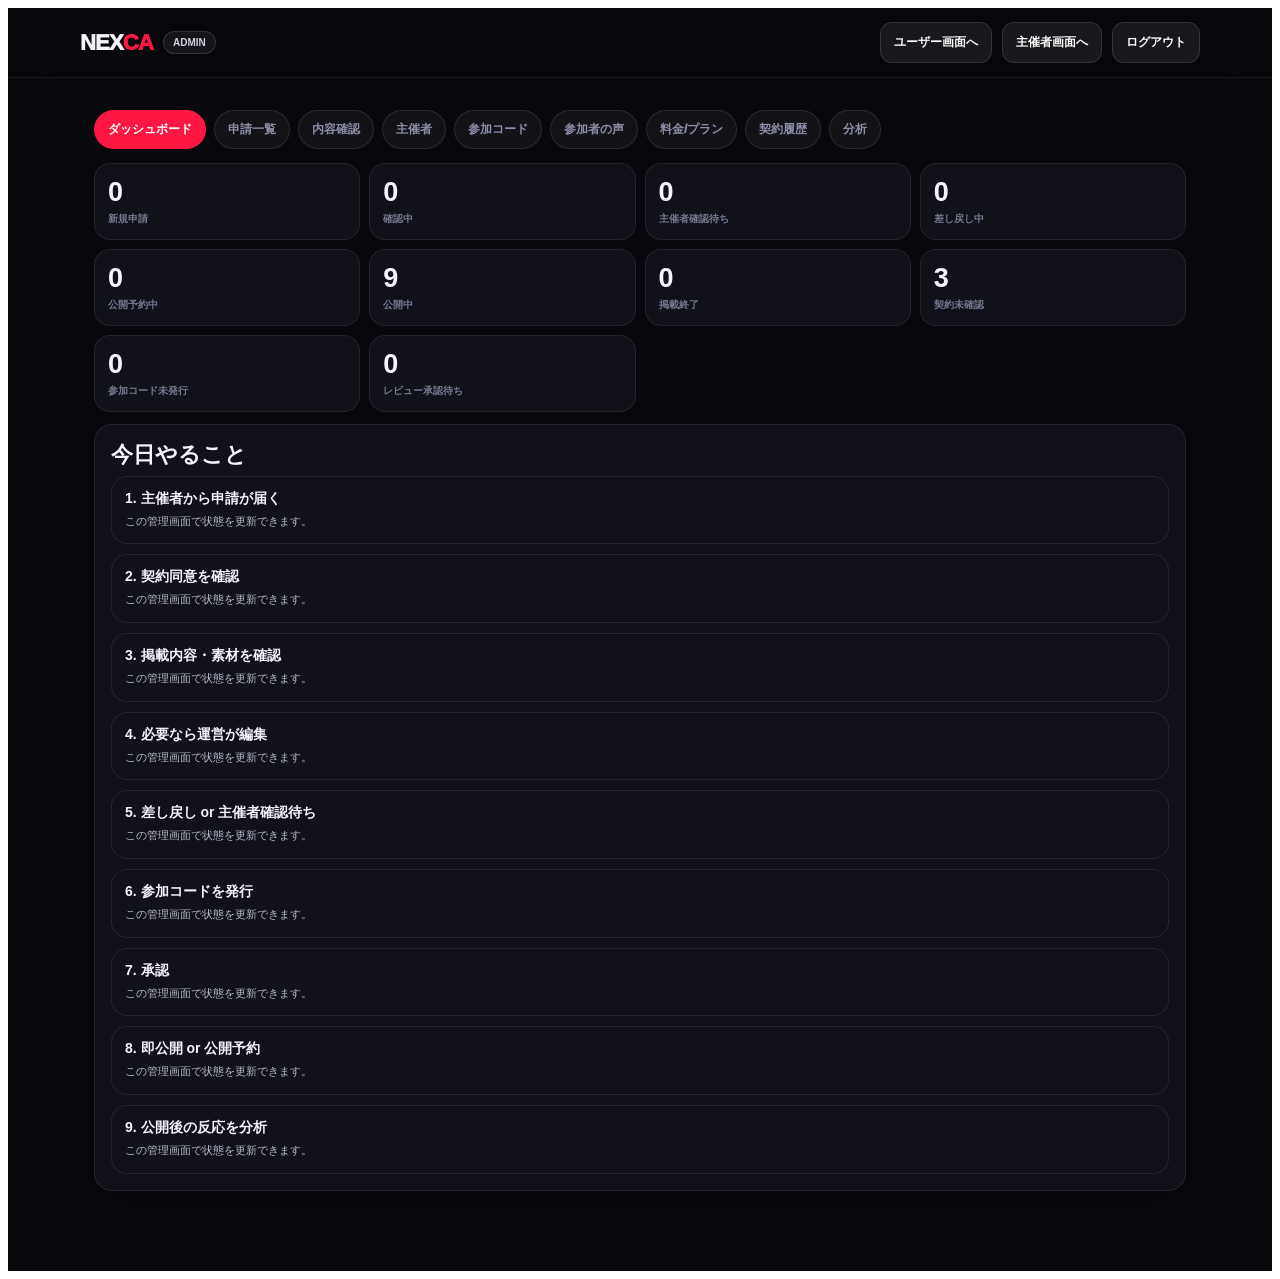
<file: admin.html>
<!DOCTYPE html>
<html lang="ja">
<head>
<meta charset="UTF-8">
<meta name="viewport" content="width=device-width, initial-scale=1.0, viewport-fit=cover">
<meta name="theme-color" content="#fff4df">
<title>Nexca 運営管理画面</title>
<link rel="stylesheet" href="nexca-portal.css?v=1">
</head>
<body>
<noscript>Nexca運営管理画面を利用するにはJavaScriptを有効にしてください。</noscript>
<div class="nxp-loading">Nexca 運営管理画面を読み込み中...</div>
<script src="nexca-ops-data.js?v=1"></script>
<script src="admin-phase1.js?v=2"></script>
</body>
</html>
</file>
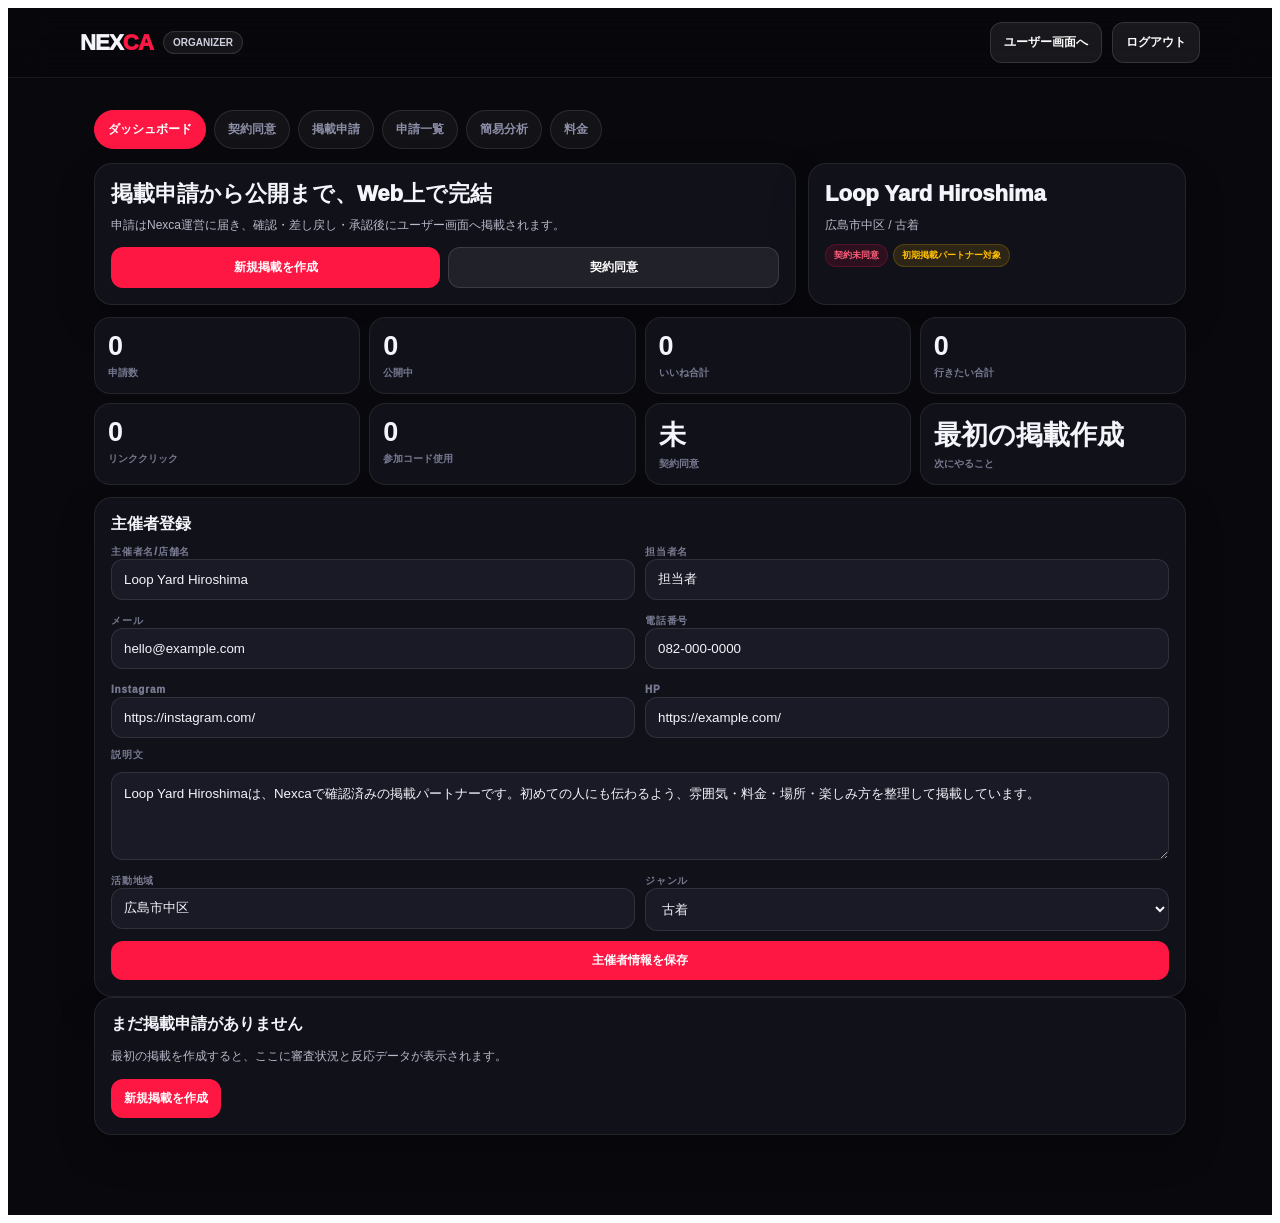
<file: organizer.html>
<!DOCTYPE html>
<html lang="ja">
<head>
<meta charset="UTF-8">
<meta name="viewport" content="width=device-width, initial-scale=1.0, viewport-fit=cover">
<meta name="theme-color" content="#fff4df">
<title>Nexca 主催者画面</title>
<link rel="stylesheet" href="nexca-portal.css?v=1">
</head>
<body>
<noscript>Nexca主催者画面を利用するにはJavaScriptを有効にしてください。</noscript>
<div class="nxp-loading">Nexca 主催者画面を読み込み中...</div>
<script src="nexca-ops-data.js?v=1"></script>
<script src="organizer-phase1.js?v=2"></script>
</body>
</html>
</file>
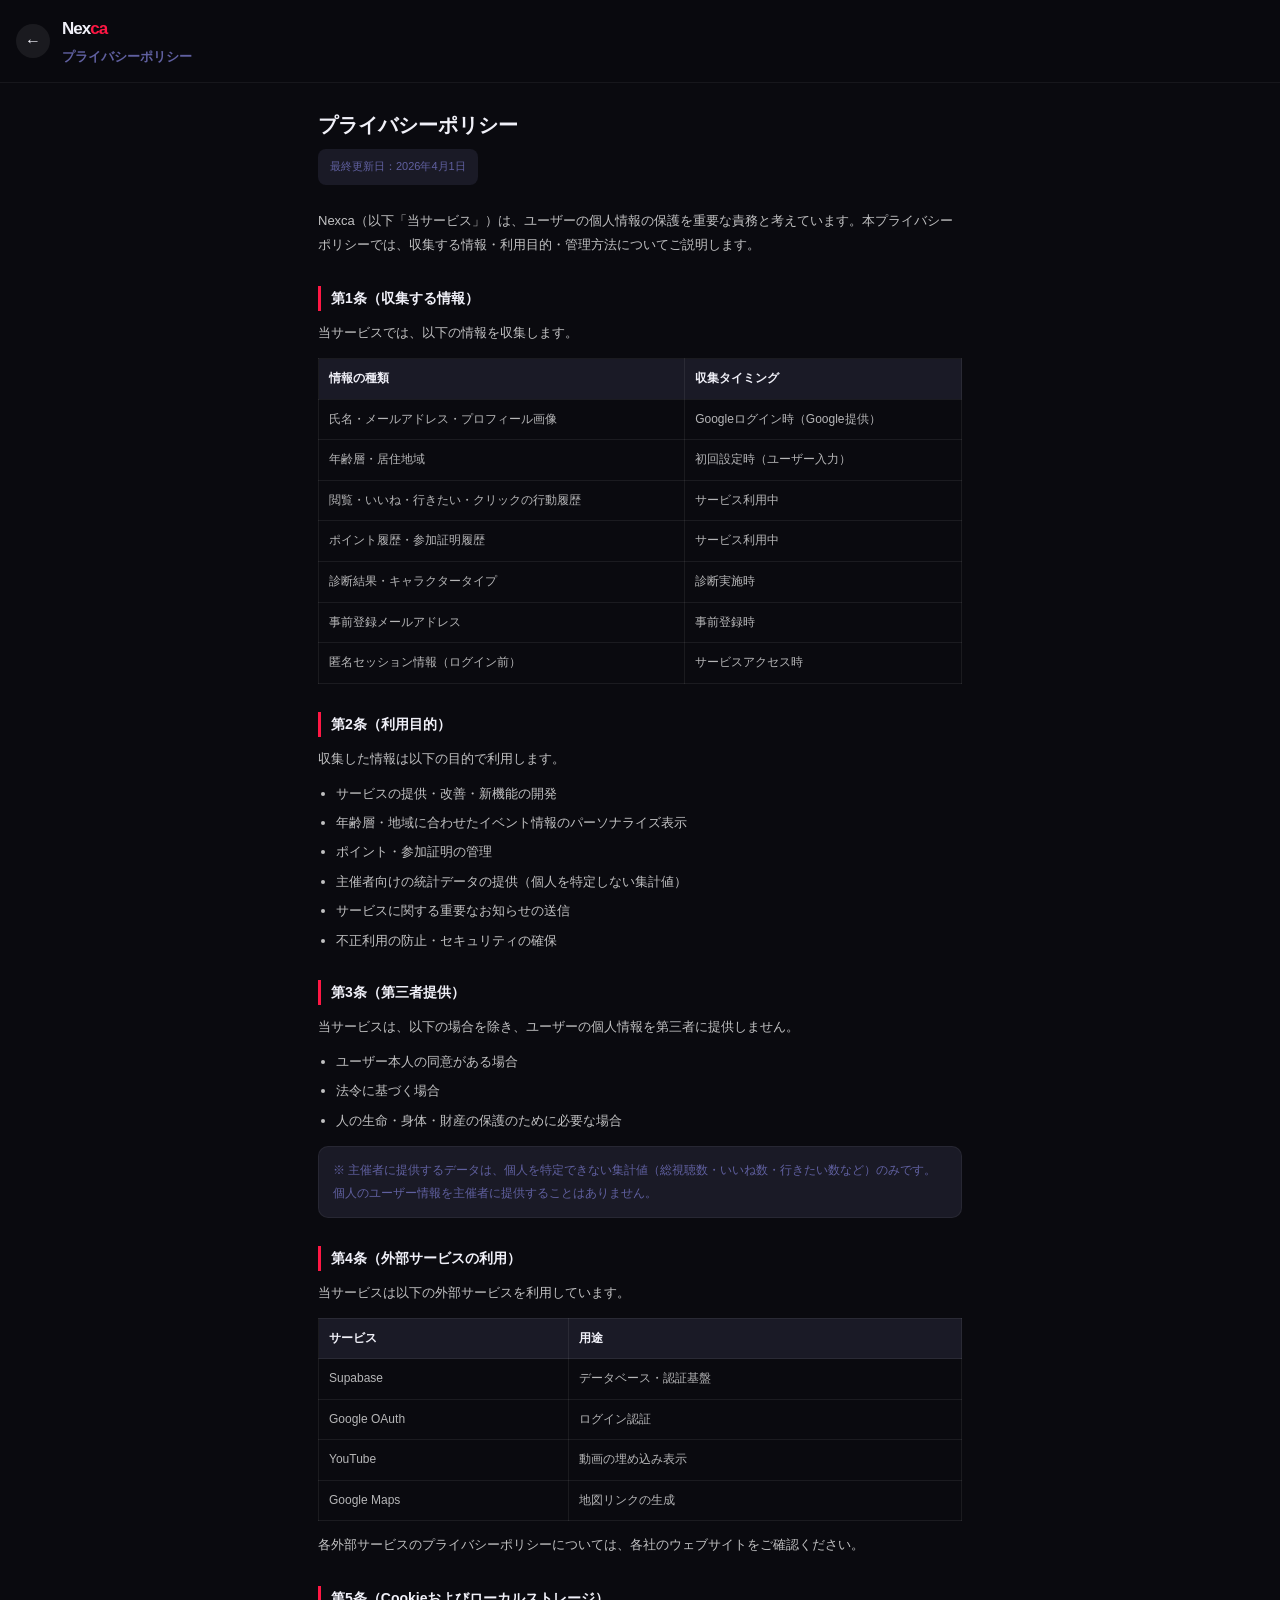
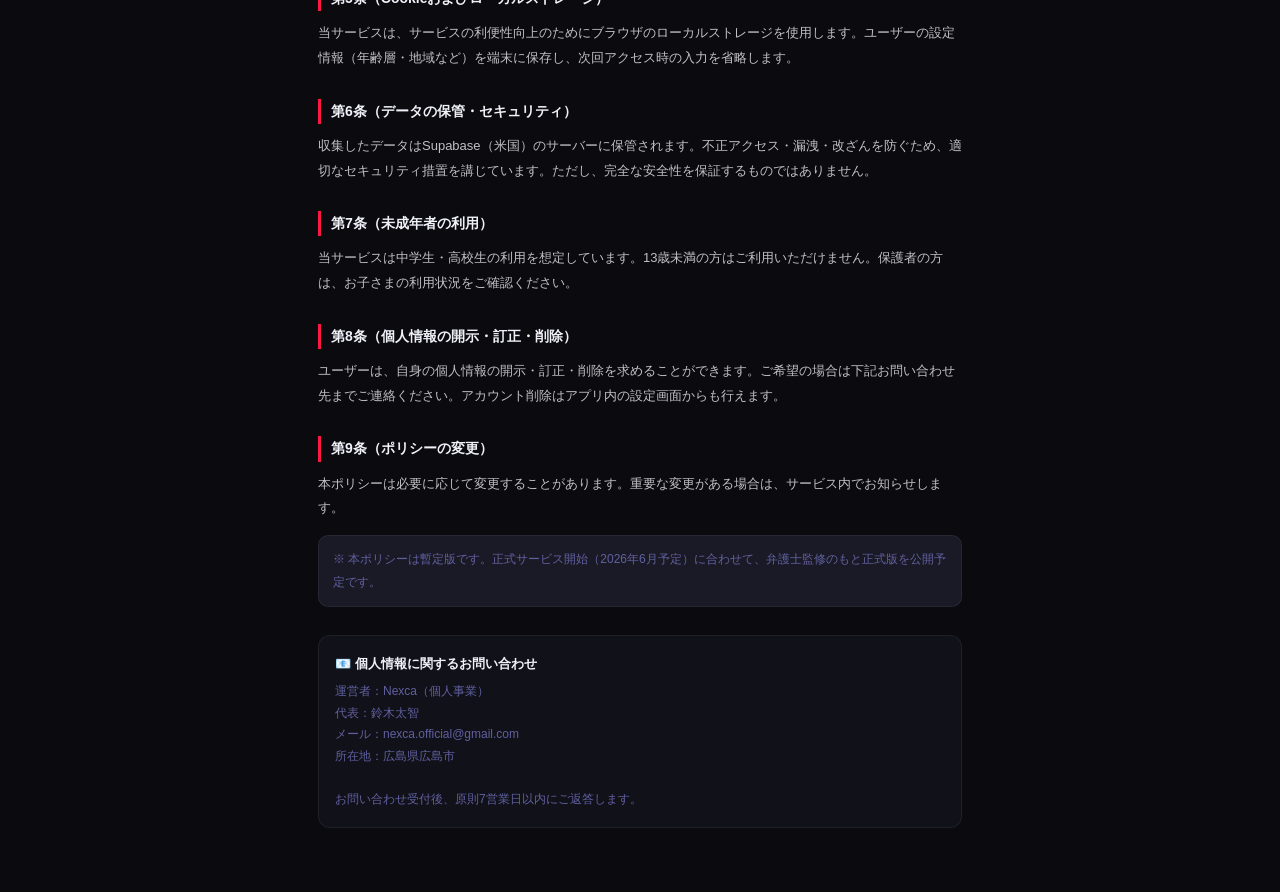
<file: privacy.html>
<!DOCTYPE html>
<html lang="ja">
<head>
<meta charset="UTF-8">
<meta name="viewport" content="width=device-width, initial-scale=1.0">
<meta name="theme-color" content="#0a0a0f">
<title>プライバシーポリシー | Nexca</title>
<style>
:root{--bg:#0a0a0f;--s1:#111119;--s2:#1a1a26;--red:#FF1744;--txt:#f0f0f8;--dim:#6060a0;}
*{margin:0;padding:0;box-sizing:border-box;}
body{background:var(--bg);color:var(--txt);font-family:'Hiragino Sans','Noto Sans JP',sans-serif;line-height:1.8;padding-bottom:40px;}
.hd{position:sticky;top:0;background:rgba(10,10,15,0.97);backdrop-filter:blur(20px);border-bottom:1px solid rgba(255,255,255,0.06);padding:14px 16px;display:flex;align-items:center;gap:12px;z-index:100;}
.hd-back{width:34px;height:34px;background:rgba(255,255,255,0.07);border-radius:50%;display:flex;align-items:center;justify-content:center;cursor:pointer;text-decoration:none;color:var(--txt);font-size:16px;flex-shrink:0;}
.hd-logo{font-weight:700;font-size:17px;letter-spacing:-1px;}
.hd-logo span{color:var(--red);}
.hd-t{font-size:13px;font-weight:700;color:var(--dim);}
.wrap{max-width:680px;margin:0 auto;padding:24px 18px;}
.last-updated{font-size:11px;color:var(--dim);margin-bottom:24px;padding:8px 12px;background:var(--s2);border-radius:8px;display:inline-block;}
h1{font-size:20px;font-weight:900;margin-bottom:6px;}
h2{font-size:14px;font-weight:900;margin:28px 0 10px;padding-left:10px;border-left:3px solid var(--red);color:var(--txt);}
p{font-size:13px;color:rgba(255,255,255,0.75);margin-bottom:10px;line-height:1.9;}
ul{padding-left:18px;margin-bottom:10px;}
li{font-size:13px;color:rgba(255,255,255,0.75);margin-bottom:6px;line-height:1.8;}
table{width:100%;border-collapse:collapse;margin:12px 0;font-size:12px;}
th{background:var(--s2);padding:9px 10px;text-align:left;font-weight:700;border:1px solid rgba(255,255,255,0.07);}
td{padding:9px 10px;border:1px solid rgba(255,255,255,0.07);color:rgba(255,255,255,0.7);vertical-align:top;}
.note{background:var(--s2);border:1.5px solid rgba(255,255,255,0.06);border-radius:10px;padding:12px 14px;margin:14px 0;}
.note p{margin:0;font-size:12px;color:var(--dim);}
.contact{margin-top:28px;background:var(--s1);border:1.5px solid rgba(255,255,255,0.06);border-radius:12px;padding:16px;}
.contact-t{font-size:13px;font-weight:700;margin-bottom:6px;}
.contact-s{font-size:12px;color:var(--dim);line-height:1.8;}
</style>
</head>
<body>
<div class="hd">
  <a href="index.html" class="hd-back">←</a>
  <div>
    <div class="hd-logo">Nex<span>ca</span></div>
    <div class="hd-t">プライバシーポリシー</div>
  </div>
</div>
<div class="wrap">
  <h1>プライバシーポリシー</h1>
  <div class="last-updated">最終更新日：2026年4月1日</div>

  <p>Nexca（以下「当サービス」）は、ユーザーの個人情報の保護を重要な責務と考えています。本プライバシーポリシーでは、収集する情報・利用目的・管理方法についてご説明します。</p>

  <h2>第1条（収集する情報）</h2>
  <p>当サービスでは、以下の情報を収集します。</p>
  <table>
    <tr><th>情報の種類</th><th>収集タイミング</th></tr>
    <tr><td>氏名・メールアドレス・プロフィール画像</td><td>Googleログイン時（Google提供）</td></tr>
    <tr><td>年齢層・居住地域</td><td>初回設定時（ユーザー入力）</td></tr>
    <tr><td>閲覧・いいね・行きたい・クリックの行動履歴</td><td>サービス利用中</td></tr>
    <tr><td>ポイント履歴・参加証明履歴</td><td>サービス利用中</td></tr>
    <tr><td>診断結果・キャラクタータイプ</td><td>診断実施時</td></tr>
    <tr><td>事前登録メールアドレス</td><td>事前登録時</td></tr>
    <tr><td>匿名セッション情報（ログイン前）</td><td>サービスアクセス時</td></tr>
  </table>

  <h2>第2条（利用目的）</h2>
  <p>収集した情報は以下の目的で利用します。</p>
  <ul>
    <li>サービスの提供・改善・新機能の開発</li>
    <li>年齢層・地域に合わせたイベント情報のパーソナライズ表示</li>
    <li>ポイント・参加証明の管理</li>
    <li>主催者向けの統計データの提供（個人を特定しない集計値）</li>
    <li>サービスに関する重要なお知らせの送信</li>
    <li>不正利用の防止・セキュリティの確保</li>
  </ul>

  <h2>第3条（第三者提供）</h2>
  <p>当サービスは、以下の場合を除き、ユーザーの個人情報を第三者に提供しません。</p>
  <ul>
    <li>ユーザー本人の同意がある場合</li>
    <li>法令に基づく場合</li>
    <li>人の生命・身体・財産の保護のために必要な場合</li>
  </ul>
  <div class="note">
    <p>※ 主催者に提供するデータは、個人を特定できない集計値（総視聴数・いいね数・行きたい数など）のみです。個人のユーザー情報を主催者に提供することはありません。</p>
  </div>

  <h2>第4条（外部サービスの利用）</h2>
  <p>当サービスは以下の外部サービスを利用しています。</p>
  <table>
    <tr><th>サービス</th><th>用途</th></tr>
    <tr><td>Supabase</td><td>データベース・認証基盤</td></tr>
    <tr><td>Google OAuth</td><td>ログイン認証</td></tr>
    <tr><td>YouTube</td><td>動画の埋め込み表示</td></tr>
    <tr><td>Google Maps</td><td>地図リンクの生成</td></tr>
  </table>
  <p>各外部サービスのプライバシーポリシーについては、各社のウェブサイトをご確認ください。</p>

  <h2>第5条（Cookieおよびローカルストレージ）</h2>
  <p>当サービスは、サービスの利便性向上のためにブラウザのローカルストレージを使用します。ユーザーの設定情報（年齢層・地域など）を端末に保存し、次回アクセス時の入力を省略します。</p>

  <h2>第6条（データの保管・セキュリティ）</h2>
  <p>収集したデータはSupabase（米国）のサーバーに保管されます。不正アクセス・漏洩・改ざんを防ぐため、適切なセキュリティ措置を講じています。ただし、完全な安全性を保証するものではありません。</p>

  <h2>第7条（未成年者の利用）</h2>
  <p>当サービスは中学生・高校生の利用を想定しています。13歳未満の方はご利用いただけません。保護者の方は、お子さまの利用状況をご確認ください。</p>

  <h2>第8条（個人情報の開示・訂正・削除）</h2>
  <p>ユーザーは、自身の個人情報の開示・訂正・削除を求めることができます。ご希望の場合は下記お問い合わせ先までご連絡ください。アカウント削除はアプリ内の設定画面からも行えます。</p>

  <h2>第9条（ポリシーの変更）</h2>
  <p>本ポリシーは必要に応じて変更することがあります。重要な変更がある場合は、サービス内でお知らせします。</p>

  <div class="note">
    <p>※ 本ポリシーは暫定版です。正式サービス開始（2026年6月予定）に合わせて、弁護士監修のもと正式版を公開予定です。</p>
  </div>

  <div class="contact">
    <div class="contact-t">📧 個人情報に関するお問い合わせ</div>
    <div class="contact-s">
      運営者：Nexca（個人事業）<br>
      代表：鈴木太智<br>
      メール：nexca.official@gmail.com<br>
      所在地：広島県広島市<br><br>
      お問い合わせ受付後、原則7営業日以内にご返答します。
    </div>
  </div>
</div>
</body>
</html>
</file>
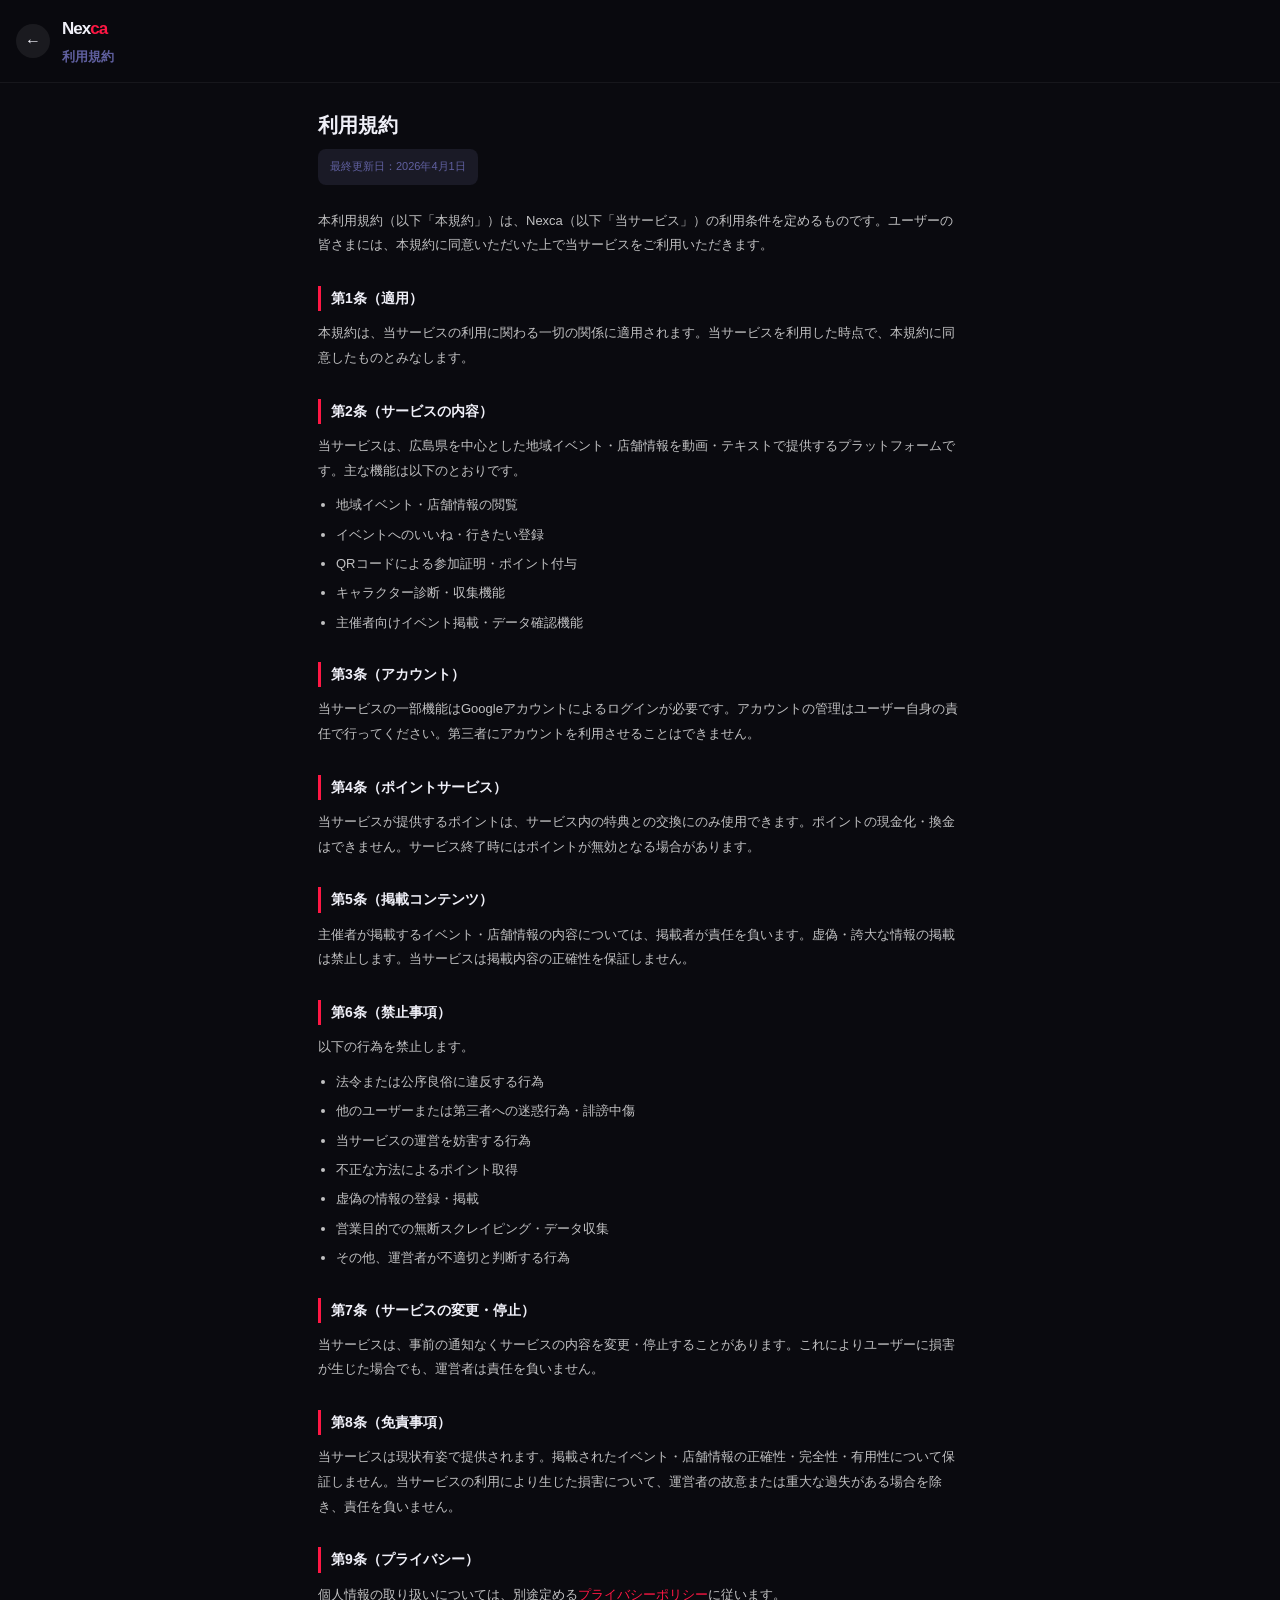
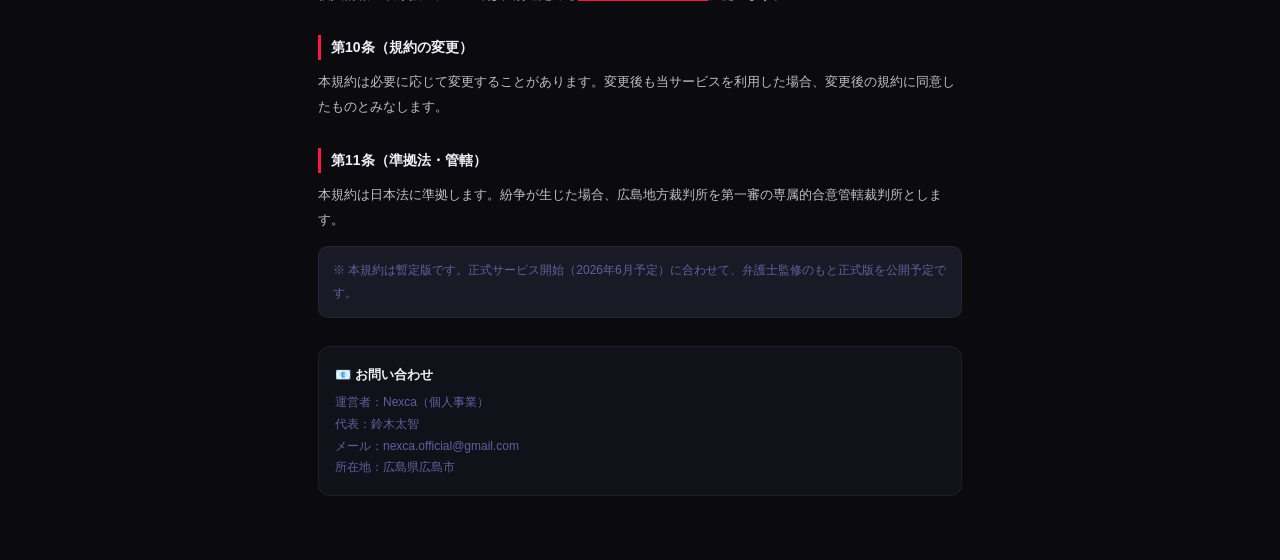
<file: terms.html>
<!DOCTYPE html>
<html lang="ja">
<head>
<meta charset="UTF-8">
<meta name="viewport" content="width=device-width, initial-scale=1.0">
<meta name="theme-color" content="#0a0a0f">
<title>利用規約 | Nexca</title>
<style>
:root{--bg:#0a0a0f;--s1:#111119;--s2:#1a1a26;--red:#FF1744;--txt:#f0f0f8;--dim:#6060a0;}
*{margin:0;padding:0;box-sizing:border-box;}
body{background:var(--bg);color:var(--txt);font-family:'Hiragino Sans','Noto Sans JP',sans-serif;line-height:1.8;padding-bottom:40px;}
.hd{position:sticky;top:0;background:rgba(10,10,15,0.97);backdrop-filter:blur(20px);border-bottom:1px solid rgba(255,255,255,0.06);padding:14px 16px;display:flex;align-items:center;gap:12px;z-index:100;}
.hd-back{width:34px;height:34px;background:rgba(255,255,255,0.07);border-radius:50%;display:flex;align-items:center;justify-content:center;cursor:pointer;text-decoration:none;color:var(--txt);font-size:16px;flex-shrink:0;}
.hd-logo{font-weight:700;font-size:17px;letter-spacing:-1px;}
.hd-logo span{color:var(--red);}
.hd-t{font-size:13px;font-weight:700;color:var(--dim);}
.wrap{max-width:680px;margin:0 auto;padding:24px 18px;}
.last-updated{font-size:11px;color:var(--dim);margin-bottom:24px;padding:8px 12px;background:var(--s2);border-radius:8px;display:inline-block;}
h1{font-size:20px;font-weight:900;margin-bottom:6px;}
h2{font-size:14px;font-weight:900;margin:28px 0 10px;padding-left:10px;border-left:3px solid var(--red);color:var(--txt);}
p{font-size:13px;color:rgba(255,255,255,0.75);margin-bottom:10px;line-height:1.9;}
ul{padding-left:18px;margin-bottom:10px;}
li{font-size:13px;color:rgba(255,255,255,0.75);margin-bottom:6px;line-height:1.8;}
.note{background:var(--s2);border:1.5px solid rgba(255,255,255,0.06);border-radius:10px;padding:12px 14px;margin:14px 0;}
.note p{margin:0;font-size:12px;color:var(--dim);}
.contact{margin-top:28px;background:var(--s1);border:1.5px solid rgba(255,255,255,0.06);border-radius:12px;padding:16px;}
.contact-t{font-size:13px;font-weight:700;margin-bottom:6px;}
.contact-s{font-size:12px;color:var(--dim);line-height:1.8;}
</style>
</head>
<body>
<div class="hd">
  <a href="index.html" class="hd-back">←</a>
  <div>
    <div class="hd-logo">Nex<span>ca</span></div>
    <div class="hd-t">利用規約</div>
  </div>
</div>
<div class="wrap">
  <h1>利用規約</h1>
  <div class="last-updated">最終更新日：2026年4月1日</div>

  <p>本利用規約（以下「本規約」）は、Nexca（以下「当サービス」）の利用条件を定めるものです。ユーザーの皆さまには、本規約に同意いただいた上で当サービスをご利用いただきます。</p>

  <h2>第1条（適用）</h2>
  <p>本規約は、当サービスの利用に関わる一切の関係に適用されます。当サービスを利用した時点で、本規約に同意したものとみなします。</p>

  <h2>第2条（サービスの内容）</h2>
  <p>当サービスは、広島県を中心とした地域イベント・店舗情報を動画・テキストで提供するプラットフォームです。主な機能は以下のとおりです。</p>
  <ul>
    <li>地域イベント・店舗情報の閲覧</li>
    <li>イベントへのいいね・行きたい登録</li>
    <li>QRコードによる参加証明・ポイント付与</li>
    <li>キャラクター診断・収集機能</li>
    <li>主催者向けイベント掲載・データ確認機能</li>
  </ul>

  <h2>第3条（アカウント）</h2>
  <p>当サービスの一部機能はGoogleアカウントによるログインが必要です。アカウントの管理はユーザー自身の責任で行ってください。第三者にアカウントを利用させることはできません。</p>

  <h2>第4条（ポイントサービス）</h2>
  <p>当サービスが提供するポイントは、サービス内の特典との交換にのみ使用できます。ポイントの現金化・換金はできません。サービス終了時にはポイントが無効となる場合があります。</p>

  <h2>第5条（掲載コンテンツ）</h2>
  <p>主催者が掲載するイベント・店舗情報の内容については、掲載者が責任を負います。虚偽・誇大な情報の掲載は禁止します。当サービスは掲載内容の正確性を保証しません。</p>

  <h2>第6条（禁止事項）</h2>
  <p>以下の行為を禁止します。</p>
  <ul>
    <li>法令または公序良俗に違反する行為</li>
    <li>他のユーザーまたは第三者への迷惑行為・誹謗中傷</li>
    <li>当サービスの運営を妨害する行為</li>
    <li>不正な方法によるポイント取得</li>
    <li>虚偽の情報の登録・掲載</li>
    <li>営業目的での無断スクレイピング・データ収集</li>
    <li>その他、運営者が不適切と判断する行為</li>
  </ul>

  <h2>第7条（サービスの変更・停止）</h2>
  <p>当サービスは、事前の通知なくサービスの内容を変更・停止することがあります。これによりユーザーに損害が生じた場合でも、運営者は責任を負いません。</p>

  <h2>第8条（免責事項）</h2>
  <p>当サービスは現状有姿で提供されます。掲載されたイベント・店舗情報の正確性・完全性・有用性について保証しません。当サービスの利用により生じた損害について、運営者の故意または重大な過失がある場合を除き、責任を負いません。</p>

  <h2>第9条（プライバシー）</h2>
  <p>個人情報の取り扱いについては、別途定める<a href="privacy.html" style="color:var(--red);">プライバシーポリシー</a>に従います。</p>

  <h2>第10条（規約の変更）</h2>
  <p>本規約は必要に応じて変更することがあります。変更後も当サービスを利用した場合、変更後の規約に同意したものとみなします。</p>

  <h2>第11条（準拠法・管轄）</h2>
  <p>本規約は日本法に準拠します。紛争が生じた場合、広島地方裁判所を第一審の専属的合意管轄裁判所とします。</p>

  <div class="note">
    <p>※ 本規約は暫定版です。正式サービス開始（2026年6月予定）に合わせて、弁護士監修のもと正式版を公開予定です。</p>
  </div>

  <div class="contact">
    <div class="contact-t">📧 お問い合わせ</div>
    <div class="contact-s">
      運営者：Nexca（個人事業）<br>
      代表：鈴木太智<br>
      メール：nexca.official@gmail.com<br>
      所在地：広島県広島市
    </div>
  </div>
</div>
</body>
</html>
</file>
<file: nexca-portal.css>
/* Nexca organizer/admin production portals */
.nxp{min-height:100dvh;background:#08080d;color:#f4f4fb;font-family:"Hiragino Sans","Noto Sans JP",sans-serif}
.nxp-loading{min-height:100dvh;display:grid;place-items:center;background:#08080d;color:#f4f4fb;font-family:"Hiragino Sans","Noto Sans JP",sans-serif;font-weight:900;letter-spacing:.04em}
.nxp *{box-sizing:border-box}
.nxp-shell{max-width:1120px;margin:0 auto;padding:18px 14px 80px}
.nxp-head{position:sticky;top:0;z-index:5;background:rgba(8,8,13,.92);backdrop-filter:blur(18px);border-bottom:1px solid rgba(255,255,255,.08);padding:14px}
.nxp-head-in{max-width:1120px;margin:0 auto;display:flex;gap:10px;align-items:center}
.nxp-logo{font-size:22px;font-weight:1000;letter-spacing:-.8px}.nxp-logo span{color:#ff1744}
.nxp-badge{border:1px solid rgba(255,255,255,.12);background:rgba(255,255,255,.06);border-radius:999px;padding:5px 9px;font-size:10px;font-weight:900;color:#cfd0df}
.nxp-spacer{flex:1}
.nxp-btn{border:0;border-radius:12px;background:#ff1744;color:#fff;padding:11px 13px;font-size:12px;font-weight:1000;cursor:pointer}
.nxp-btn.ghost{background:rgba(255,255,255,.07);border:1px solid rgba(255,255,255,.12);color:#fff}
.nxp-btn.green{background:#00e5a0;color:#02120d}.nxp-btn.yellow{background:#ffbe00;color:#1a1202}
.nxp-tabs{display:flex;gap:8px;overflow:auto;scrollbar-width:none;margin:14px 0}.nxp-tabs::-webkit-scrollbar{display:none}
.nxp-tab{flex:0 0 auto;border:1px solid rgba(255,255,255,.1);background:rgba(255,255,255,.045);color:#8d8fa8;border-radius:999px;padding:10px 13px;font-size:12px;font-weight:1000;cursor:pointer}.nxp-tab.on{background:#ff1744;border-color:#ff1744;color:#fff}
.nxp-hero{display:grid;grid-template-columns:1.3fr .7fr;gap:12px;margin:12px 0}.nxp-card{background:#111119;border:1px solid rgba(255,255,255,.08);border-radius:18px;padding:16px;box-shadow:0 16px 40px rgba(0,0,0,.18)}
.nxp-card.nxp-choice{width:100%;text-align:left;cursor:pointer}.nxp-card.nxp-choice.on{border-color:#ff1744;background:linear-gradient(135deg,rgba(255,23,68,.18),rgba(255,190,0,.08))}
.nxp-title{font-size:22px;font-weight:1000;line-height:1.25;margin-bottom:7px}.nxp-sub{font-size:12px;color:#b7b8c8;line-height:1.75}.nxp-muted{font-size:11px;color:#777990;line-height:1.7}
.nxp-kpis{display:grid;grid-template-columns:repeat(4,1fr);gap:9px;margin:12px 0}.nxp-kpi{background:#111119;border:1px solid rgba(255,255,255,.08);border-radius:16px;padding:13px}.nxp-kpi b{display:block;font-size:27px}.nxp-kpi span{font-size:10px;color:#777990;font-weight:900}
.nxp-grid{display:grid;grid-template-columns:repeat(2,1fr);gap:10px}.nxp-list{display:grid;gap:10px}.nxp-row{background:#111119;border:1px solid rgba(255,255,255,.08);border-radius:16px;padding:13px}
.nxp-row-top{display:flex;gap:10px;align-items:flex-start}.nxp-icon{width:46px;height:46px;border-radius:14px;display:grid;place-items:center;background:linear-gradient(135deg,#ff1744,#ffbe00);font-size:22px;flex-shrink:0}.nxp-row h3{font-size:14px;margin:0 0 4px}.nxp-row p{font-size:11px;color:#b7b8c8;line-height:1.7;margin:0}
.nxp-pills{display:flex;gap:5px;flex-wrap:wrap;margin-top:8px}.nxp-pill{border-radius:999px;background:rgba(255,255,255,.07);border:1px solid rgba(255,255,255,.1);padding:4px 8px;font-size:9px;font-weight:900;color:#d6d7e3}.nxp-pill.green{background:rgba(0,229,160,.12);color:#00e5a0;border-color:rgba(0,229,160,.18)}.nxp-pill.yellow{background:rgba(255,190,0,.12);color:#ffbe00;border-color:rgba(255,190,0,.18)}.nxp-pill.red{background:rgba(255,23,68,.12);color:#ff5d7b;border-color:rgba(255,23,68,.18)}
.nxp-actions{display:flex;gap:8px;margin-top:11px}.nxp-actions .nxp-btn{flex:1}
.nxp-steps{display:grid;grid-template-columns:repeat(6,1fr);gap:7px;margin:14px 0}.nxp-steps span{height:8px;border-radius:999px;background:rgba(255,255,255,.08)}.nxp-steps span.on{background:#ff1744;box-shadow:0 0 18px rgba(255,23,68,.3)}
.nxp-tag{border:1px solid rgba(255,255,255,.12);background:rgba(255,255,255,.06);color:#d6d7e3;border-radius:999px;padding:8px 10px;font-size:11px;font-weight:900;cursor:pointer}.nxp-tag.on{background:rgba(0,229,160,.14);border-color:rgba(0,229,160,.35);color:#00e5a0}
.nxp-chart{height:150px;border-radius:16px;border:1px solid rgba(255,255,255,.08);background:linear-gradient(180deg,rgba(255,255,255,.05),rgba(255,255,255,.025));display:flex;align-items:end;gap:10px;padding:16px;margin-top:12px}.nxp-chart span{flex:1;border-radius:10px 10px 0 0;background:linear-gradient(180deg,#ff1744,#ffbe00);min-height:22px}.nxp-chart span:nth-child(1){height:34%}.nxp-chart span:nth-child(2){height:62%}.nxp-chart span:nth-child(3){height:46%}.nxp-chart span:nth-child(4){height:78%}.nxp-chart span:nth-child(5){height:55%}
.nxp-form{display:grid;gap:10px}.nxp-form label{font-size:10px;color:#777990;font-weight:1000;letter-spacing:.8px}.nxp-input,.nxp-select,.nxp-textarea{width:100%;border:1px solid rgba(255,255,255,.1);background:#1a1a26;color:#f4f4fb;border-radius:12px;padding:12px;font-family:inherit}.nxp-textarea{min-height:88px;resize:vertical}.nxp-check{display:flex;gap:8px;align-items:flex-start;background:#1a1a26;border:1px solid rgba(255,255,255,.08);border-radius:12px;padding:11px;font-size:12px;line-height:1.55}.nxp-check input{margin-top:2px;accent-color:#ff1744}
.nxp-screen{display:none}.nxp-screen.on{display:block}.nxp-split{display:grid;grid-template-columns:1fr 1fr;gap:10px}.nxp-table{width:100%;border-collapse:collapse;font-size:12px}.nxp-table th,.nxp-table td{border-bottom:1px solid rgba(255,255,255,.08);padding:10px;text-align:left;vertical-align:top}.nxp-table th{color:#777990;font-size:10px;letter-spacing:.6px}
@media(max-width:760px){.nxp-hero,.nxp-grid,.nxp-split{grid-template-columns:1fr}.nxp-kpis{grid-template-columns:repeat(2,1fr)}.nxp-shell{padding-left:10px;padding-right:10px}.nxp-head{padding-left:10px;padding-right:10px}.nxp-title{font-size:19px}}
</file>
